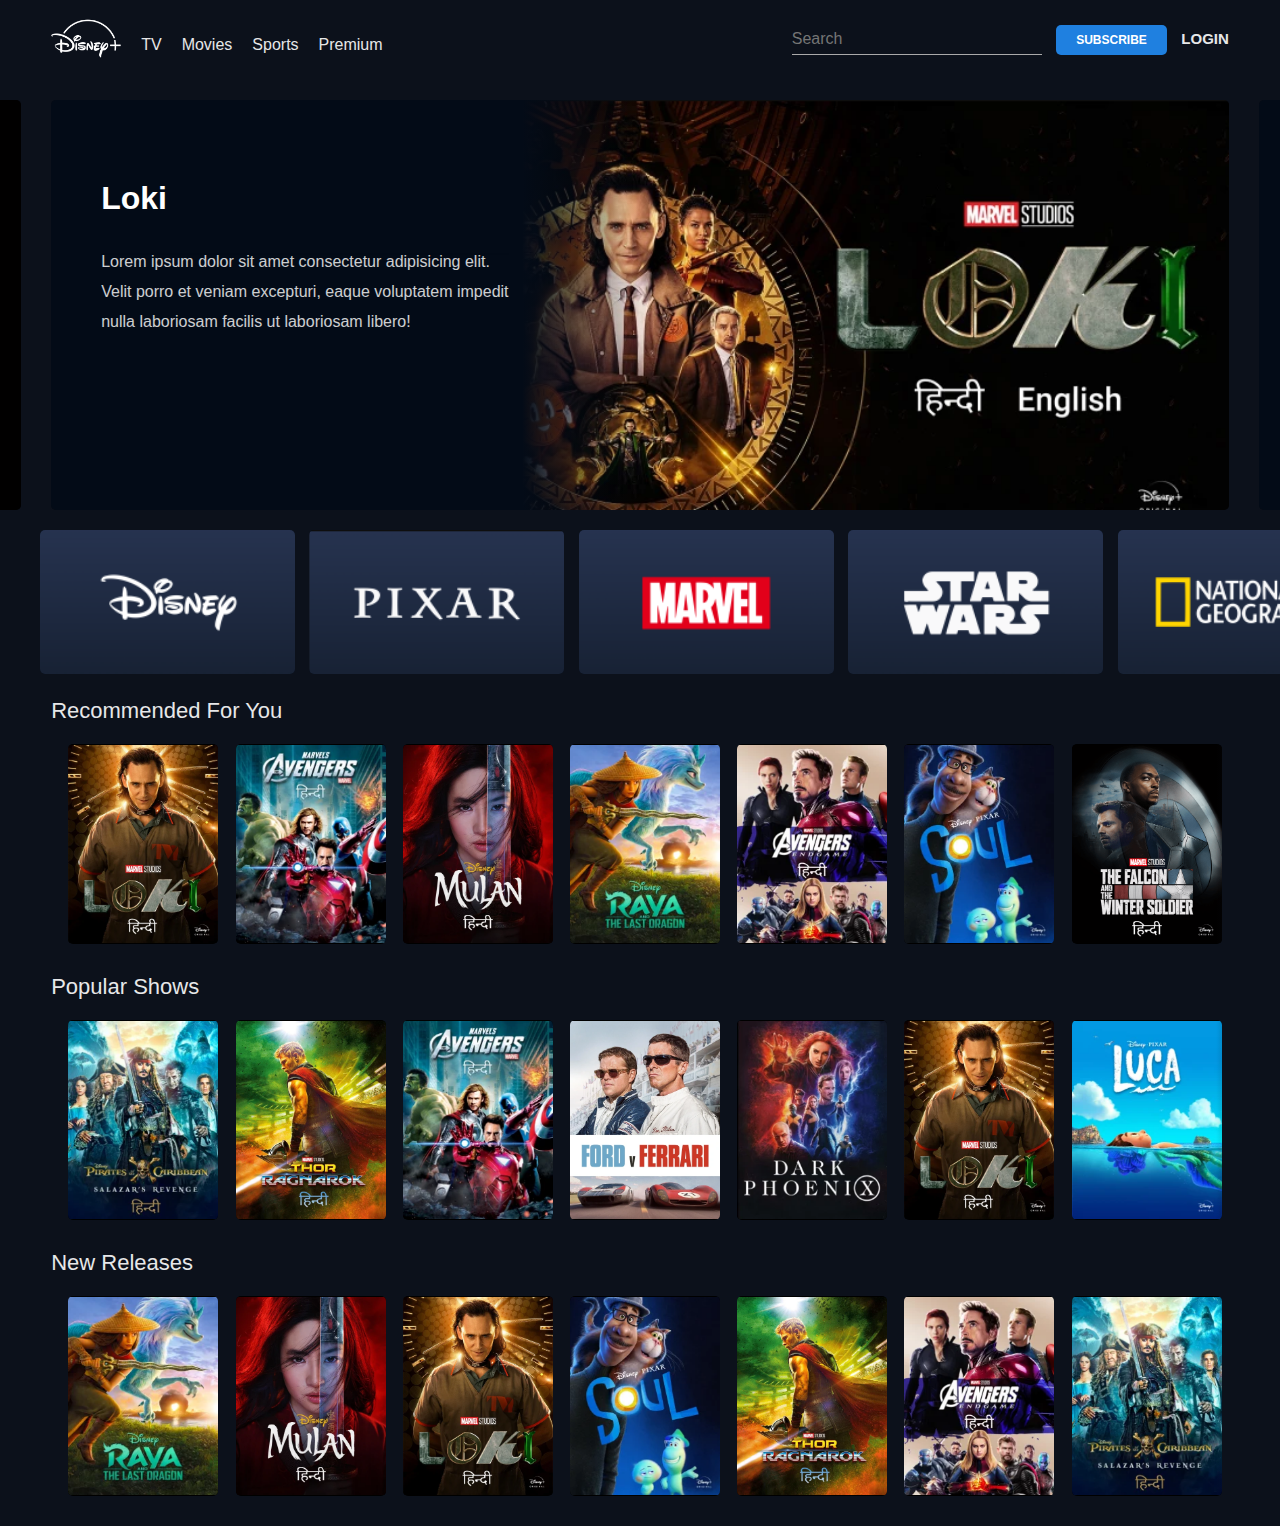
<file: index.html>
<!DOCTYPE html>
<html lang="en">
  <head>
    <meta charset="UTF-8" />
    <meta http-equiv="X-UA-Compatible" content="IE=edge" />
    <meta name="viewport" content="width=device-width, initial-scale=1.0" />

    <link rel="stylesheet" href="style.css" />

    <title>Disney+ Clone</title>
  </head>
  <body>
    <nav class="navbar">
      <div class="left-nav">
        <img src="images/logo.png" class="brand-logo" alt="" />
        <ul class="nav-links">
          <li class="nav-items"><a href="#">TV</a></li>
          <li class="nav-items"><a href="#">movies</a></li>
          <li class="nav-items"><a href="#">sports</a></li>
          <li class="nav-items"><a href="#">Premium</a></li>
        </ul>
      </div>
      <div class="right-container">
        <input type="text" class="search-box" placeholder="search" />
        <button class="sub-btn">subscribe</button>
        <a href="#" class="login-link">Login</a>
      </div>
    </nav>

    <div class="carousel-container">
      <div class="carousel"></div>
    </div>

    <div class="video-card-container">
      <div class="video-card">
        <img src="images/disney.PNG" class="video-card-image" alt="" />
        <video src="videos/disney.mp4" mute loop class="card-video"></video>
      </div>

      <div class="video-card">
        <img src="images/pixar.PNG" class="video-card-image" alt="" />
        <video src="videos/pixar.mp4" mute loop class="card-video"></video>
      </div>

      <div class="video-card">
        <img src="images/marvel.PNG" class="video-card-image" alt="" />
        <video src="videos/marvel.mp4" mute loop class="card-video"></video>
      </div>

      <div class="video-card">
        <img src="images/star-wars.PNG" class="video-card-image" alt="" />
        <video src="videos/star-war.mp4" mute loop class="card-video"></video>
      </div>

      <div class="video-card">
        <img src="images/geographic.PNG" class="video-card-image" alt="" />
        <video src="videos/geographic.mp4" mute loop class="card-video"></video>
      </div>
    </div>

    <h1 class="title">recommended for you</h1>
    <div class="movies-list">
      <button class="pre-btn"><img src="images/pre.png" alt="" /></button>
      <button class="nxt-btn"><img src="images/nxt.png" alt="" /></button>
      <div class="card-container">
        <a href="show.html?movie=Loki">
          <div class="card">
            <img src="images/Loki.png" alt="" class="card-img" />
            <div class="card-body">
              <h2 class="name">Loki</h2>
              <h6 class="des">Lorem ipsum dolor sit amet consectetur.</h6>
              <button class="watchlist-btn">add to watchlist</button>
            </div>
          </div>
        </a>

        <a href="show.html?movie=The Avengers">
          <div class="card">
            <img src="images/The Avengers.png" alt="" class="card-img" />
            <div class="card-body">
              <h2 class="name">The Avengers</h2>
              <h6 class="des">Lorem ipsum dolor sit amet consectetur.</h6>
              <button class="watchlist-btn">add to watchlist</button>
            </div>
          </div>
        </a>
        <a href="show.html?movie=Mulan">
          <div class="card">
            <img src="images/Mulan.png" alt="" class="card-img" />
            <div class="card-body">
              <h2 class="name">Mulan</h2>
              <h6 class="des">Lorem ipsum dolor sit amet consectetur.</h6>
              <button class="watchlist-btn">add to watchlist</button>
            </div>
          </div>
        </a>

        <a href="show.html?movie=Raya">
          <div class="card">
            <img src="images/Raya.png" alt="" class="card-img" />
            <div class="card-body">
              <h2 class="name">Raya</h2>
              <h6 class="des">Lorem ipsum dolor sit amet consectetur.</h6>
              <button class="watchlist-btn">add to watchlist</button>
            </div>
          </div>
        </a>

        <a href="show.html?movie=Avengers">
          <div class="card">
            <img src="images/Avengers.png" alt="" class="card-img" />
            <div class="card-body">
              <h2 class="name">Avengers end game</h2>
              <h6 class="des">Lorem ipsum dolor sit amet consectetur.</h6>
              <button class="watchlist-btn">add to watchlist</button>
            </div>
          </div>
        </a>

        <a href="show.html?movie=Soul">
          <div class="card">
            <img src="images/Soul.png" alt="" class="card-img" />
            <div class="card-body">
              <h2 class="name">Soul</h2>
              <h6 class="des">Lorem ipsum dolor sit amet consectetur.</h6>
              <button class="watchlist-btn">add to watchlist</button>
            </div>
          </div>
        </a>

        <a href="show.html?movie=The Falcon and the Winter Soldier">
          <div class="card">
            <img
              src="images/The Falcon and the Winter Soldier.png"
              alt=""
              class="card-img"
            />
            <div class="card-body">
              <h2 class="name">The Falcon and the Winter Soldier</h2>
              <h6 class="des">Lorem ipsum dolor sit amet consectetur.</h6>
              <button class="watchlist-btn">add to watchlist</button>
            </div>
          </div>
        </a>
      </div>
    </div>

    <!-- Popular Shows -->

    <h1 class="title">Popular Shows</h1>
    <div class="movies-list">
      <button class="pre-btn"><img src="images/pre.png" alt="" /></button>
      <button class="nxt-btn"><img src="images/nxt.png" alt="" /></button>
      <div class="card-container">
        <a href="show.html?movie=Pirates Of The Caribbean">
          <div class="card">
            <img
              src="images/Pirates Of The Caribbean.png"
              alt=""
              class="card-img"
            />
            <div class="card-body">
              <h2 class="name">Pirates Of The Caribbean</h2>
              <h6 class="des">Lorem ipsum dolor sit amet consectetur.</h6>
              <button class="watchlist-btn">add to watchlist</button>
            </div>
          </div>
        </a>

        <a href="show.html?movie=Thor Ragnarok">
          <div class="card">
            <img src="images/Thor Ragnarok.png" alt="" class="card-img" />
            <div class="card-body">
              <h2 class="name">Thor Ragnarok</h2>
              <h6 class="des">Lorem ipsum dolor sit amet consectetur.</h6>
              <button class="watchlist-btn">add to watchlist</button>
            </div>
          </div>
        </a>

        <a href="show.html?movie=The Avengers">
          <div class="card">
            <img src="images/The Avengers.png" alt="" class="card-img" />
            <div class="card-body">
              <h2 class="name">The Avengers</h2>
              <h6 class="des">Lorem ipsum dolor sit amet consectetur.</h6>
              <button class="watchlist-btn">add to watchlist</button>
            </div>
          </div>
        </a>

        <a href="show.html?movie=Ford vs Ferrari">
          <div class="card">
            <img src="images/Ford vs Ferrari.png" alt="" class="card-img" />
            <div class="card-body">
              <h2 class="name">Ford vs Ferrari</h2>
              <h6 class="des">Lorem ipsum dolor sit amet consectetur.</h6>
              <button class="watchlist-btn">add to watchlist</button>
            </div>
          </div>
        </a>

        <a href="show.html?movie=Dark Phoenix">
          <div class="card">
            <img src="images/Dark Phoenix.png" alt="" class="card-img" />
            <div class="card-body">
              <h2 class="name">Dark Phoenix</h2>
              <h6 class="des">Lorem ipsum dolor sit amet consectetur.</h6>
              <button class="watchlist-btn">add to watchlist</button>
            </div>
          </div>
        </a>

        <a href="show.html?movie=Loki">
          <div class="card">
            <img src="images/Loki.png" alt="" class="card-img" />
            <div class="card-body">
              <h2 class="name">Loki</h2>
              <h6 class="des">Lorem ipsum dolor sit amet consectetur.</h6>
              <button class="watchlist-btn">add to watchlist</button>
            </div>
          </div>
        </a>

        <a href="show.html?movie=Luca">
          <div class="card">
            <img src="images/Luca.png" alt="" class="card-img" />
            <div class="card-body">
              <h2 class="name">Luca</h2>
              <h6 class="des">Lorem ipsum dolor sit amet consectetur.</h6>
              <button class="watchlist-btn">add to watchlist</button>
            </div>
          </div>
        </a>
      </div>
    </div>

    <!-- New Releases -->
    <h1 class="title">New Releases</h1>
    <div class="movies-list">
      <button class="pre-btn"><img src="images/pre.png" alt="" /></button>
      <button class="nxt-btn"><img src="images/nxt.png" alt="" /></button>
      <div class="card-container">
        <a href="show.html?movie=Raya">
          <div class="card">
            <img src="images/Raya.png" alt="" class="card-img" />
            <div class="card-body">
              <h2 class="name">Raya</h2>
              <h6 class="des">Lorem ipsum dolor sit amet consectetur.</h6>
              <button class="watchlist-btn">add to watchlist</button>
            </div>
          </div>
        </a>

        <a href="show.html?movie=Mulan">
          <div class="card">
            <img src="images/Mulan.png" alt="" class="card-img" />
            <div class="card-body">
              <h2 class="name">Mulan</h2>
              <h6 class="des">Lorem ipsum dolor sit amet consectetur.</h6>
              <button class="watchlist-btn">add to watchlist</button>
            </div>
          </div>
        </a>

        <a href="show.html?movie=Loki">
          <div class="card">
            <img src="images/Loki.png" alt="" class="card-img" />
            <div class="card-body">
              <h2 class="name">Loki</h2>
              <h6 class="des">Lorem ipsum dolor sit amet consectetur.</h6>
              <button class="watchlist-btn">add to watchlist</button>
            </div>
          </div>
        </a>

        <a href="show.html?movie=Soul">
          <div class="card">
            <img src="images/Soul.png" alt="" class="card-img" />
            <div class="card-body">
              <h2 class="name">Soul</h2>
              <h6 class="des">Lorem ipsum dolor sit amet consectetur.</h6>
              <button class="watchlist-btn">add to watchlist</button>
            </div>
          </div>
        </a>

        <a href="show.html?movie=Thor Ragnarok">
          <div class="card">
            <img src="images/Thor Ragnarok.png" alt="" class="card-img" />
            <div class="card-body">
              <h2 class="name">Thor Ragnarok</h2>
              <h6 class="des">Lorem ipsum dolor sit amet consectetur.</h6>
              <button class="watchlist-btn">add to watchlist</button>
            </div>
          </div>
        </a>

        <a href="show.html?movie=Avengers">
          <div class="card">
            <img src="images/Avengers.png" alt="" class="card-img" />
            <div class="card-body">
              <h2 class="name">Avengers End Game</h2>
              <h6 class="des">Lorem ipsum dolor sit amet consectetur.</h6>
              <button class="watchlist-btn">add to watchlist</button>
            </div>
          </div>
        </a>

        <a href="show.html?movie=Pirates Of The Caribbean">
          <div class="card">
            <img
              src="images/Pirates Of The Caribbean.png"
              alt=""
              class="card-img"
            />
            <div class="card-body">
              <h2 class="name">Pirates of The Caribbean</h2>
              <h6 class="des">Lorem ipsum dolor sit amet consectetur.</h6>
              <button class="watchlist-btn">add to watchlist</button>
            </div>
          </div>
        </a>
      </div>
    </div>

    <script src="data.js"></script>
    <script src="app.js"></script>
  </body>
</html>
</file>
<file: style.css>
* {
  margin: 0;
  padding: 0;
  box-sizing: border-box;
}
body {
  width: 100%;
  background: #0c111b;
  position: relative;
  font-family: roboto, sans-serif;
}

.navbar {
  width: 100%;
  height: 80px;
  position: fixed;
  top: 0;
  left: 0;
  padding: 0 4%;
  background: #0c111b;
  z-index: 9;
  display: flex;
  align-items: center;
}

.left-nav {
  display: flex;
  align-items: center;
}

.brand-logo {
  height: 70px;
}

.nav-links {
  margin-top: 10px;
  display: flex;
  list-style: none;
  cursor: pointer;
}
.nav-items a {
  text-decoration: none;
  margin-left: 20px;
  text-transform: capitalize;
  color: #fff;
  opacity: 0.9;
}

.right-container {
  display: block;
  margin-left: auto;
}

.search-box {
  border: none;
  border-bottom: 1px solid #aaa;
  background-color: transparent;
  outline: none;
  height: 30px;
  color: #fff;
  width: 250px;
  text-transform: capitalize;
  font-size: 16px;
  font-weight: 500;
  transition: 0.5s;
}

.search-box:focus {
  width: 400px;
  border-color: #1f80e0;
}

.sub-btn {
  background-color: #1f80e0;
  height: 30px;
  padding: 0 20px;
  color: #fff;
  border-radius: 5px;
  border: none;
  outline: none;
  text-transform: uppercase;
  font-weight: 700;
  font-size: 12px;
  margin: 0 10px;
  cursor: pointer;
}

.login-link {
  color: #fff;
  opacity: 0.9;
  text-transform: uppercase;
  font-size: 15px;
  font-weight: 700;
  text-decoration: none;
}

.carousel-container {
  position: relative;
  width: 100%;
  height: 450px;
  padding: 20px 0;
  overflow-x: hidden;
  margin-top: 80px;
}

.carousel {
  display: flex;
  width: 92%;
  height: 100%;
  position: relative;
  margin: auto;
}

.slider {
  flex: 0 0 auto;
  margin-right: 30px;
  position: relative;
  background: rgba(0, 0, 0, 0.5);
  border-radius: 5px;
  width: 100%;
  height: 100%;
  left: 0;
  transition: 1s;
  overflow: hidden;
}

.slider img {
  width: 70%;
  min-height: 100%;
  object-fit: cover;
  display: block;
  margin-left: auto;
}

.slide-content {
  position: absolute;
  width: 50%;
  height: 100%;
  z-index: 2;
  background: linear-gradient(to right, #030b17 80%, #0c111b00);
  color: #fff;
}

.movie-title {
  padding-left: 50px;
  text-transform: capitalize;
  margin-top: 80px;
}

.movie-des {
  width: 80%;
  line-height: 30px;
  padding-left: 50px;
  margin-top: 30px;
  opacity: 0.8;
}

.video-card-container {
  width: 100%;
  margin-bottom: 20px;
  overflow-x: auto;
  overflow-y: hidden;
  scroll-behavior: smooth;
  white-space: nowrap;
  scrollbar-width: none;
  margin-left: 40px;
}

.video-card {
  position: relative;
  width: 255px;
  height: 144px;
  border-radius: 5px;
  overflow: hidden;
  background: #030b17;
  display: inline-block;
  margin-right: 10px;
  margin-bottom: 0;
}

.card-video,
.video-card-image {
  width: 100%;
  height: 100%;
  object-fit: cover;
}

.card-video {
  position: relative;
}

.video-card:hover .video-card-image {
  display: none;
}

.title {
  color: #fff;
  opacity: 0.9;
  padding-left: 4%;
  text-transform: capitalize;
  font-size: 22px;
  font-weight: 500;
}

.movies-list {
  width: 100%;
  height: 220px;
  position: relative;
  margin: 10px 0 20px;
}

.card-container {
  position: absolute;
  width: 96%;
  padding-left: 4%;
  height: 220px;
  display: flex;
  margin: 0 auto;
  align-items: center;
  justify-content: space-evenly;
  overflow-x: auto;
  overflow-y: visible;
  scroll-behavior: smooth;
}

.card-container::-webkit-scrollbar {
  display: none;
}

.card {
  position: relative;
  min-width: 150px;
  width: 150px;
  height: 200px;
  border-radius: 5px;
  overflow: hidden;
  margin-left: 10px;
  transition: 0.5s;
  background: #000;
}
.card:hover {
  transform: scale(1.1);
}
.card:hover .card-body {
  opacity: 1;
}

.card-img {
  width: 100%;
  height: 100%;
  object-fit: contain;
}

.card-body {
  opacity: 0;
  width: 100%;
  height: 100%;
  position: absolute;
  top: 0;
  left: 0;
  z-index: 2;
  background: linear-gradient(to bottom, rgba(4, 8, 15, 0), #192133 90%);
  padding: 10px;
  transition: 0.5s;
}

.name {
  color: #fff;
  font-size: 15px;
  font-weight: 500;
  text-transform: capitalize;
  margin-top: 60%;
}

.des {
  color: #fff;
  opacity: 0.8;
  margin: 5px 0;
  font-weight: 500;
  font-size: 12px;
}

.watchlist-btn {
  position: relative;
  width: 100%;
  text-transform: capitalize;
  background: none;
  border: none;
  font-weight: 500;
  text-align: right;
  color: rgba(255, 255, 255, 0.5);
  margin: 5px 0;
  cursor: pointer;
  padding: 10px 5px;
  border-radius: 5px;
}

.watchlist-btn::before {
  content: "";
  position: absolute;
  top: 0;
  left: -5px;
  height: 35px;
  width: 35px;
  background-image: url(images/add.png);
  background-size: cover;
  transform: scale(0.4);
}

.watchlist-btn:hover {
  color: #fff;
  background: rgba(255, 255, 255, 0.1);
}

.pre-btn,
.nxt-btn {
  position: absolute;
  top: 0;
  width: 5%;
  height: 100%;
  z-index: 2;
  border: none;
  cursor: pointer;
  outline: none;
}

.pre-btn {
  left: 0;
  background: linear-gradient(to right, #0c111b 0%, #0c111b00);
}

.nxt-btn {
  right: 0;
  background: linear-gradient(to left, #0c111b 0%, #0c111b00);
}

.pre-btn img,
.nxt-btn img {
  width: 15px;
  height: 20px;
  opacity: 0;
}

.pre-btn:hover img,
.nxt-btn:hover img {
  opacity: 1;
}

.container {
  text-align: start;
  position: relative;
  padding: 10vh;
  margin-top: 10vh;
  color: white;
}
.movie-image {
  width: 45vw;
  height: 100vh;
  object-fit: cover;
  margin-top: 10vh;
}
.details {
  display: flex;
  /* justify-content: space-between; */
  align-items: center;
  /* background-color: #333; */
  color: white;
}

@media screen and (max-width: 768px) {
  .container {
    padding: 5vh;
    margin-top: 5vh;
  }
  .movie-image {
    width: 100vw;
    height: auto;
    margin-top: 10vh;
  }
  .details {
    display: block;
  }
  .navbar {
    display: flex;
    flex-direction: column;
    align-items: self-start;
  }
}
</file>
